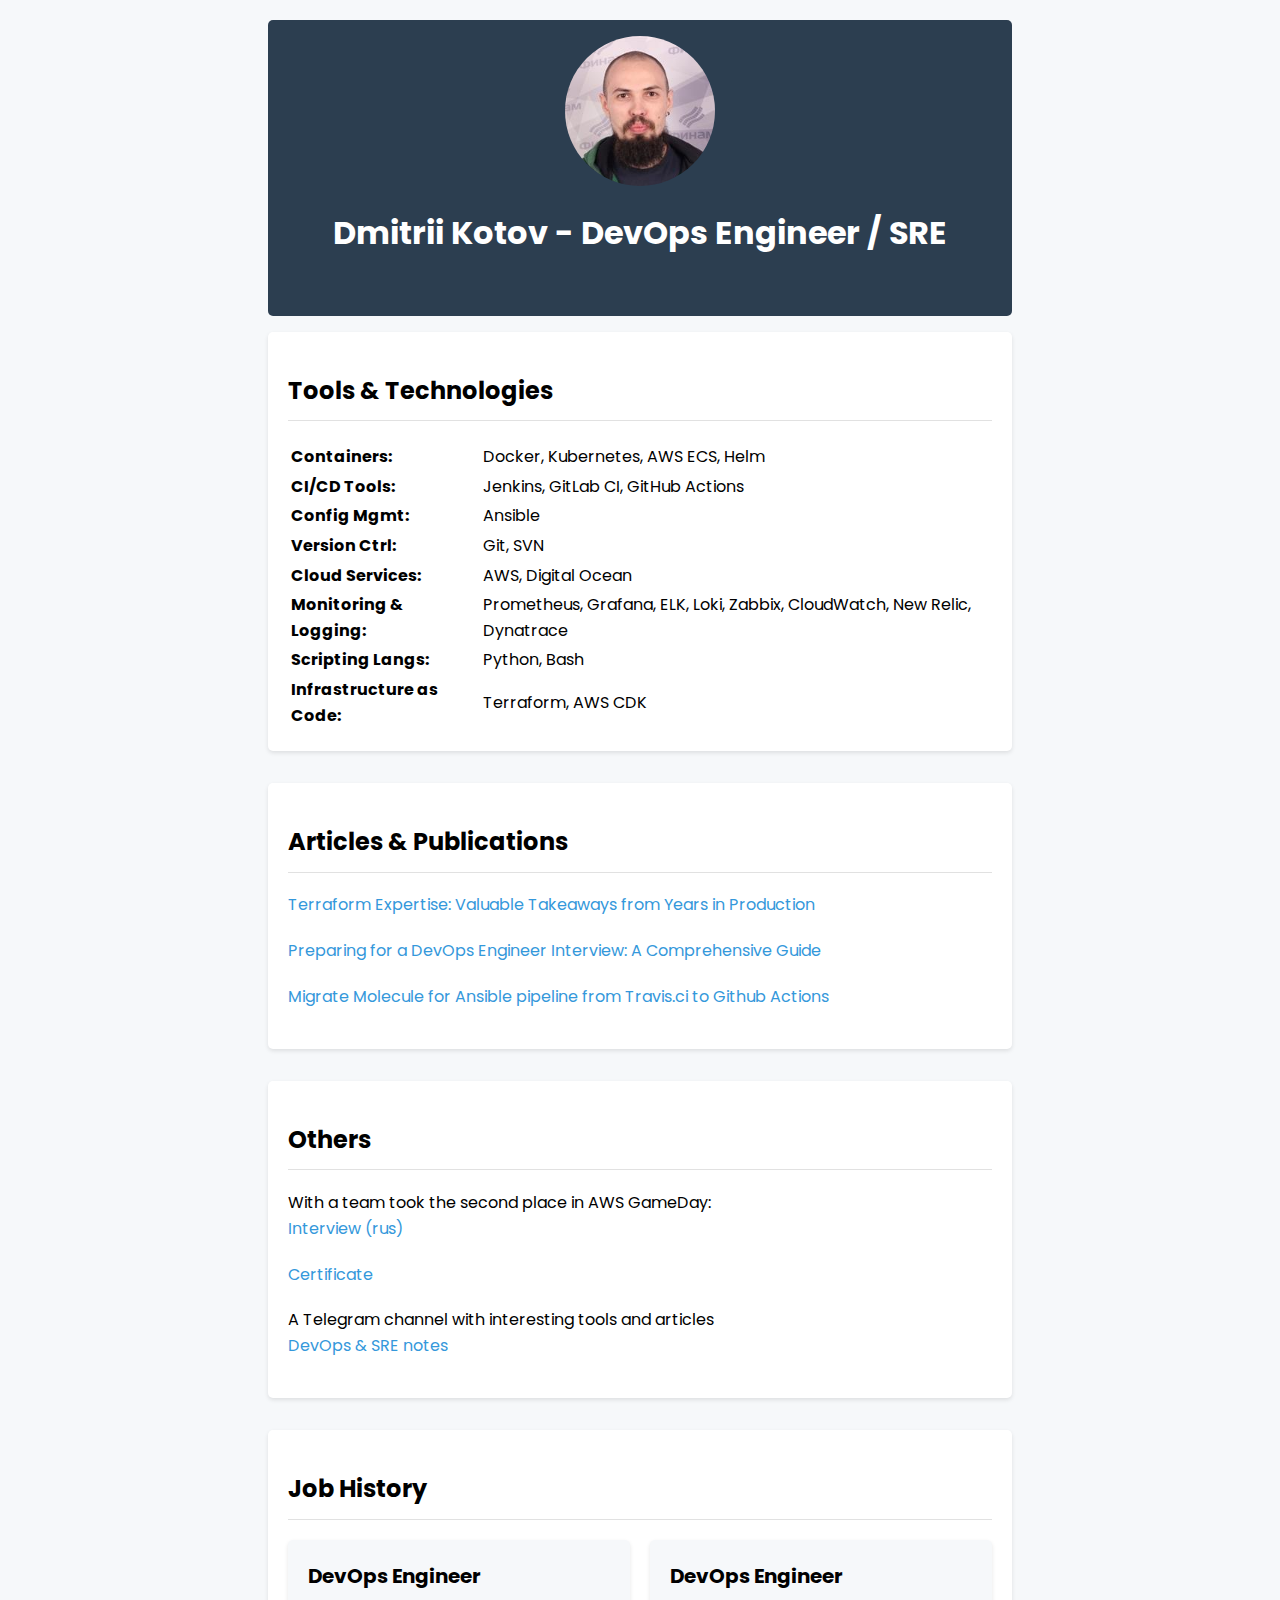
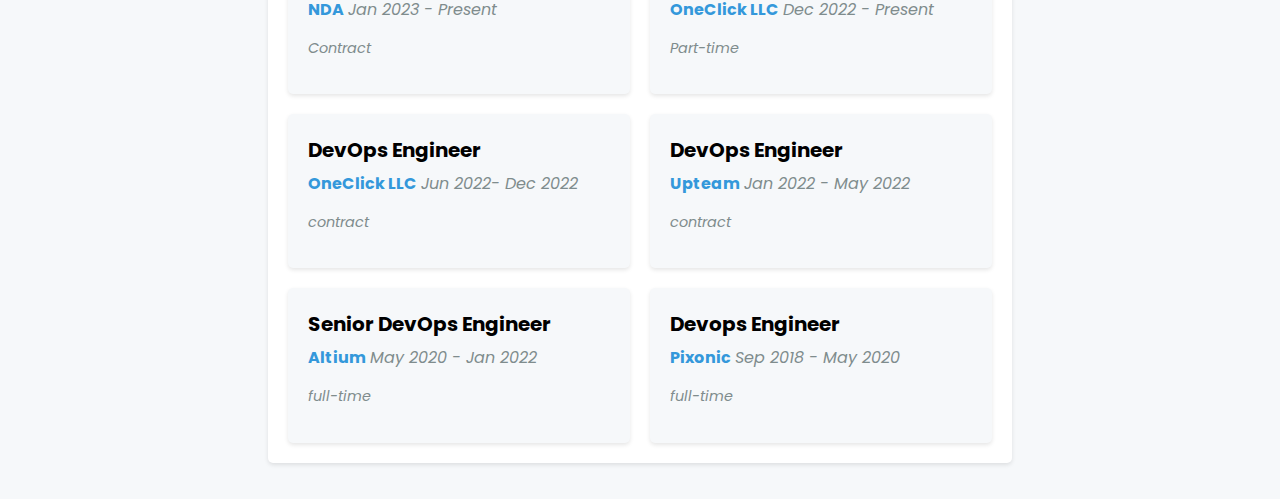
<file: index.html>
<!DOCTYPE html>
<html lang="en">

<head>
    <meta charset="UTF-8">
    <meta name="viewport" content="width=device-width, initial-scale=1.0">
    <title>DevOps Engineer / SRE Portfolio</title>
    <link href="https://fonts.googleapis.com/css2?family=Poppins:wght@400;500;700&display=swap" rel="stylesheet">
    <link rel="stylesheet" href="https://use.fontawesome.com/releases/v5.15.4/css/all.css"
        integrity="sha384-DyZ88mC6Up2uqS4h/KRgHuoeGwBcD4Ng9SiP4dIRy0EXTlnuz47vAwmeGwVChigm" crossorigin="anonymous">
    <style>
        * {
            box-sizing: border-box;
        }

        body {
            font-family: 'Poppins', Arial, sans-serif;
            line-height: 1.6;
            margin: 0;
            padding: 20px;
            background-color: #f6f8fa;
            display: flex;
            flex-direction: column;
            align-items: center;
        }

        header {
            background-color: #2c3e50;
            color: white;
            text-align: center;
            padding: 1em;
            border-radius: 5px;
            width: 90%;
        }

        .profile-img {
            width: 150px;
            height: 150px;
            border-radius: 50%;
            object-fit: cover;
            display: block;
            margin: 0 auto;
            margin-bottom: 20px;
        }

        section {
            margin: 1em 0;
            background-color: white;
            padding: 20px;
            border-radius: 5px;
            box-shadow: 0 2px 4px rgba(0, 0, 0, 0.1);
            width: 90%;
        }

        h1,
        h2 {
            font-weight: 700;
        }

        h2 {
            border-bottom: 1px solid #e1e1e1;
            padding-bottom: 10px;
        }

        ul {
            list-style-type: none;
            padding: 0;
            margin: 0;
        }

        li {
            margin-bottom: 20px;
        }

        a {
            color: #3498db;
            text-decoration: none;
        }

        a:hover {
            text-decoration: underline;
        }

        .social-links {
            display: flex;
            justify-content: center;
            margin-bottom: 20px;
        }

        .social-links a {
            color: white;
            margin: 0 10px;
            font-size: 1.5em;
            transition: color 0.3s;
        }

        .social-links a:hover {
            color: #3498db;
        }

        .category-label {
            font-weight: 600;
            display: flex;
            align-items: center;
            margin-bottom: 5px;
        }

        .category-icon {
            margin-right: 5px;
        }

        @media screen and (min-width: 768px) {

            header,
            section {
                width: 60%;
            }
        }

        .job-history {
            display: grid;
            grid-template-columns: repeat(auto-fit, minmax(300px, 1fr));
            grid-gap: 20px;
        }

        .job-item {
            background-color: #f6f8fa;
            padding: 20px;
            border-radius: 5px;
            box-shadow: 0 2px 4px rgba(0, 0, 0, 0.1);
        }

        .job-item h3 {
            margin: 0;
            font-size: 1.25em;
        }

        .job-item h4 {
            margin: 5px 0;
            font-size: 1em;
            font-weight: 500;
            color: #3498db;
        }

        .job-item .company {
            font-weight: 700;
        }

        .job-item .duration {
            font-weight: 400;
            font-style: italic;
            color: #7f8c8d;
        }

        .job-item .employment-type {
            font-size: 0.9em;
            font-weight: 400;
            font-style: italic;
            color: #7f8c8d;
        }
    </style>
</head>

<body>
    <header>
        <img src="naktu.jpg" alt="Profile Image" class="profile-img">
        <h1>Dmitrii Kotov - DevOps Engineer / SRE</h1>
        <div class="social-links">
            <a href="https://www.linkedin.com/in/d-kotov" target="_blank"><i class="fab fa-linkedin"></i></a>
            <a href="https://github.com/tutunak" target="_blank"><i class="fab fa-github"></i></a>
            <a href="mailto:dk@tutunak.com" target="_blank"><i class="fas fa-envelope"></i></a>
            <a href="https://t.me/tutunak" target="_blank"><i class="fab fa-telegram-plane"></i></a>
        </div>
    </header>

    <section>
        <h2>Tools & Technologies</h2>
        <table>
            <tr>
                <td><strong>Containers:</strong></td>
                <td>Docker, Kubernetes, AWS ECS, Helm</td>
            </tr>
            <tr>
                <td><strong>CI/CD Tools:</strong></td>
                <td>Jenkins, GitLab CI, GitHub Actions</td>
            </tr>
            <tr>
                <td><strong>Config Mgmt:</strong></td>
                <td>Ansible</td>
            </tr>
            <tr>
                <td><strong>Version Ctrl:</strong></td>
                <td>Git, SVN</td>
            </tr>
            <tr>
                <td><strong>Cloud Services:</strong></td>
                <td>AWS, Digital Ocean</td>
            </tr>
            <tr>
                <td><strong>Monitoring & Logging:</strong></td>
                <td>Prometheus, Grafana, ELK, Loki, Zabbix, CloudWatch, New Relic, Dynatrace</td>
            </tr>
            <tr>
                <td><strong>Scripting Langs:</strong></td>
                <td>Python, Bash</td>
            </tr>
            <tr>
                <td><strong>Infrastructure as Code:</strong></td>
                <td>Terraform, AWS CDK</td>
            </tr>
        </table>
    </section>



    <section>
        <h2>Articles & Publications</h2>
        <ul>
            <li><a href="https://dev.to/tutunak/terraform-expertise-valuable-takeaways-from-years-in-production-2pb1">Terraform
                    Expertise: Valuable Takeaways from Years in Production</li>
            <li><a href="https://dev.to/tutunak/preparing-for-a-devops-engineer-interview-a-comprehensive-guide-26n4">Preparing
                    for a DevOps Engineer Interview: A Comprehensive Guide</a></li>
            <li><a
                    href="https://dev.to/tutunak/migrate-molecule-for-ansible-pipeline-to-github-actions-from-travis-ci-e41">Migrate
                    Molecule for Ansible pipeline from Travis.ci to Github Actions</a></li>

        </ul>
    </section>

    <section>
        <h2>Others</h2>
        <ul>
            <li>With a team took the second place in AWS GameDay:
                <ul>
                    <li><a
                            href="https://tech.liga.net/all/novosti/intervyu-s-pobeditelyami-aws-gameday---emotsii-v-onlayne">Interview
                            (rus)</a></li>
                    <li><a href="./1600764848908.pdf">Certificate</a></li>
                </ul>
            </li>
            <li>A Telegram channel with interesting tools and articles
                <ul>
                    <li><a href="https://t.me/devops_sre_notes">DevOps & SRE notes</a> </li>
                </ul>
            </li>
        </ul>
    </section>

    <section>
        <h2>Job History</h2>
        <div class="job-history">
            <div class="job-item">
                <h3>DevOps Engineer</h3>
                <h4><span class="company">NDA</span> <span class="duration">Jan 2023 - Present</span></h4>
                <p class="employment-type">Contract</p>
            </div>
            <div class="job-item">
                <h3>DevOps Engineer</h3>
                <h4><span class="company">OneClick LLC</span> <span class="duration">Dec 2022 - Present</span></h4>
                <p class="employment-type">Part-time</p>
            </div>
            <div class="job-item">
                <h3>DevOps Engineer</h3>
                <h4><span class="company">OneClick LLC</span> <span class="duration">Jun 2022- Dec 2022</span></h4>
                <p class="employment-type">contract</p>
            </div>
            <div class="job-item">
                <h3>DevOps Engineer</h3>
                <h4><span class="company">Upteam</span> <span class="duration">Jan 2022 - May 2022</span></h4>
                <p class="employment-type">contract</p>
            </div>
            <div class="job-item">
                <h3>Senior DevOps Engineer</h3>
                <h4><span class="company">Altium</span> <span class="duration">May 2020 - Jan 2022</span></h4>
                <p class="employment-type">full-time</p>
            </div>
            <div class="job-item">
                <h3>Devops Engineer</h3>
                <h4><span class="company">Pixonic</span> <span class="duration">Sep 2018 - May 2020</span></h4>
                <p class="employment-type">full-time</p>
            </div>
        </div>
    </section>
    <!--<section>-->
    <!--    <h2>Job History</h2>-->
    <!--    <div class="job-history">-->
    <!--        <div class="job-item">-->
    <!--            <h3>DevOps Engineer</h3>-->
    <!--            <h4><span class="company">NDA</span> <span class="duration">Jan 2023 - Present</span></h4>-->
    <!--            <p class="employment-type">Contract</p>-->
    <!--            <p>Responsibilities and accomplishments:</p>-->
    <!--            <ul>-->
    <!--                <li>Implemented continuous integration and delivery pipelines</li>-->
    <!--                <li>Managed container orchestration with Kubernetes</li>-->
    <!--                &lt;!&ndash; Add more relevant points &ndash;&gt;-->
    <!--            </ul>-->
    <!--        </div>-->
    <!--        <div class="job-item">-->
    <!--            <h3>DevOps Engineer</h3>-->
    <!--            <h4><span class="company">OneClick LLC</span> <span class="duration">Dec 2022 - Present</span></h4>-->
    <!--            <p class="employment-type">Part-time</p>-->
    <!--            <p>Responsibilities and accomplishments:</p>-->
    <!--            <ul>-->
    <!--                <li>Developed infrastructure as code using Terraform</li>-->
    <!--                <li>Optimized application performance with monitoring tools</li>-->
    <!--                &lt;!&ndash; Add more relevant points &ndash;&gt;-->
    <!--            </ul>-->
    <!--        </div>-->
    <!--        &lt;!&ndash; Add more job items in the same format &ndash;&gt;-->
    <!--    </div>-->
    <!--</section>-->
</body>

</html>
</file>
